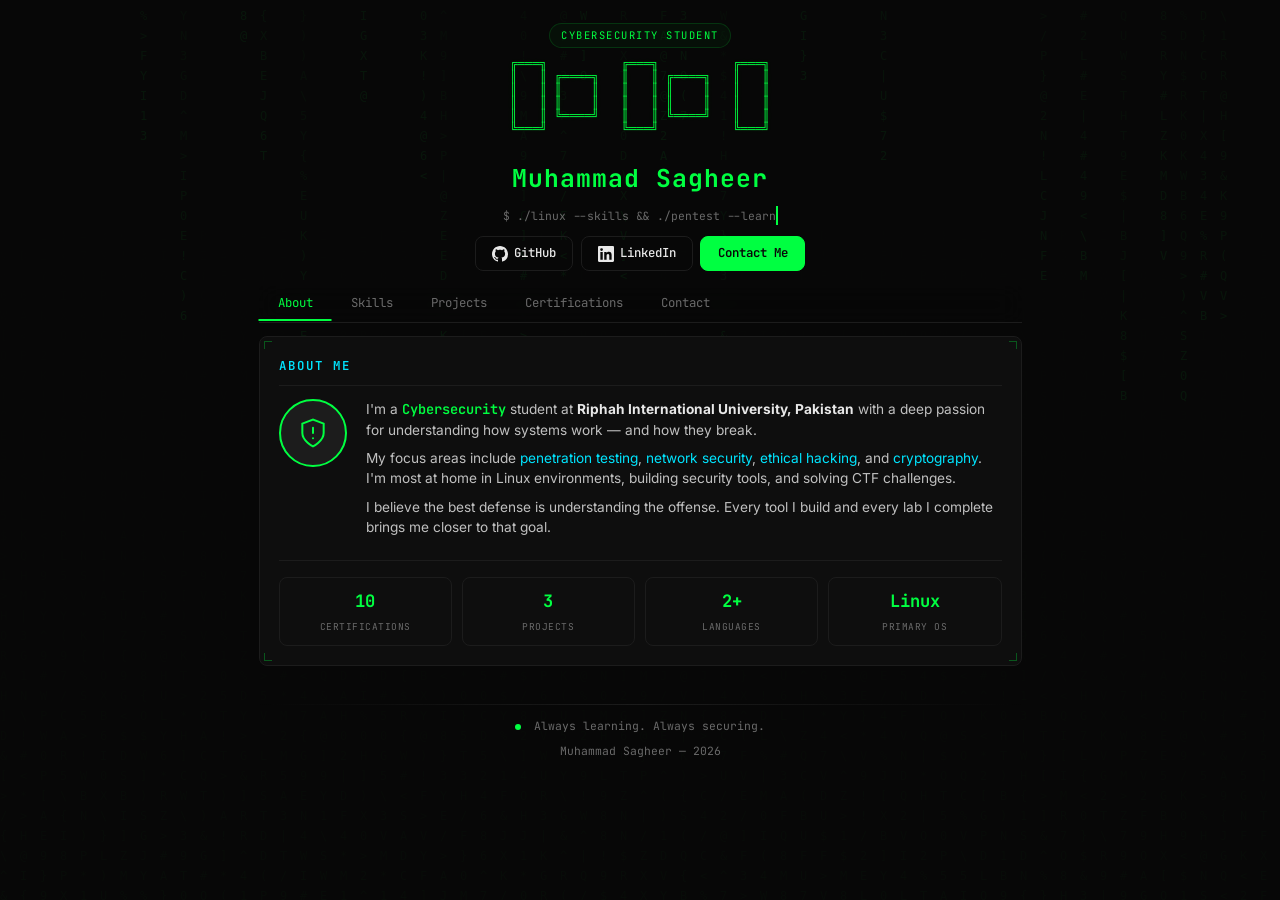
<file: index.html>
<!DOCTYPE html>
<html lang="en">
<head>
  <meta charset="UTF-8">
  <meta name="viewport" content="width=device-width, initial-scale=1.0">
  <title>Muhammad Sagheer | Cybersecurity Portfolio</title>
  <meta name="description" content="Professional cybersecurity portfolio of Muhammad Sagheer — Cybersecurity student, penetration testing, Linux security, and ethical hacking.">
  <meta name="keywords" content="cybersecurity, penetration testing, ethical hacking, Linux, network security, portfolio">
  <meta name="author" content="Muhammad Sagheer">
  <meta property="og:title" content="Muhammad Sagheer | Cybersecurity Portfolio">
  <meta property="og:description" content="Cybersecurity student at Riphah. Penetration testing, Linux security, and ethical hacking.">
  <meta property="og:type" content="website">
  <meta property="og:url" content="https://mughal1586.github.io">
  <link rel="icon" href="data:image/svg+xml,<svg xmlns='http://www.w3.org/2000/svg' viewBox='0 0 100 100'><text y='.9em' font-size='90'>💀</text></svg>">
  <link rel="preconnect" href="https://fonts.googleapis.com">
  <link href="https://fonts.googleapis.com/css2?family=JetBrains+Mono:wght@400;500;600;700&family=Inter:wght@400;500;600&display=swap" rel="stylesheet">
  <link rel="stylesheet" href="style.css">
</head>
<body>

  <canvas id="matrixCanvas"></canvas>

  <div class="cursor-glow" id="cursorGlow"></div>

  <div class="container">

    <!-- ─── Banner ─── -->
    <header class="banner">
      <div class="banner-badge">Cybersecurity Student</div>
      <pre class="ascii-banner">
╔═══╗          ╔═══╗          ╔═══╗
║   ║ ╔════╗   ║   ║ ╔════╗   ║   ║
║   ║ ║    ║   ║   ║ ║    ║   ║   ║
║   ║ ║    ║   ║   ║ ║    ║   ║   ║
║   ║ ╚════╝   ║   ║ ╚════╝   ║   ║
╚═══╝          ╚═══╝          ╚═══╝
      </pre>
      <h1 class="glitch" data-text="Muhammad Sagheer">Muhammad Sagheer</h1>
      <div class="typing-wrapper">
        <span class="typing-line"></span>
      </div>
      <div class="banner-actions">
        <a href="https://github.com/mughal1586" class="btn btn-outline" target="_blank">
          <svg width="16" height="16" viewBox="0 0 16 16" fill="currentColor"><path d="M8 0C3.58 0 0 3.58 0 8c0 3.54 2.29 6.53 5.47 7.59.4.07.55-.17.55-.38 0-.19-.01-.82-.01-1.49-2.01.37-2.53-.49-2.69-.94-.09-.23-.48-.94-.82-1.13-.28-.15-.68-.52-.01-.53.63-.01 1.08.58 1.23.82.72 1.21 1.87.87 2.33.66.07-.52.28-.87.51-1.07-1.78-.2-3.64-.89-3.64-3.95 0-.87.31-1.59.82-2.15-.08-.2-.36-1.02.08-2.12 0 0 .67-.21 2.2.82.64-.18 1.32-.27 2-.27.68 0 1.36.09 2 .27 1.53-1.04 2.2-.82 2.2-.82.44 1.1.16 1.92.08 2.12.51.56.82 1.27.82 2.15 0 3.07-1.87 3.75-3.65 3.95.29.25.54.73.54 1.48 0 1.07-.01 1.93-.01 2.2 0 .21.15.46.55.38A8.013 8.013 0 0016 8c0-4.42-3.58-8-8-8z"/></svg>
          GitHub
        </a>
        <a href="https://linkedin.com/in/muhammad-sagheer-57845a343" class="btn btn-outline" target="_blank">
          <svg width="16" height="16" viewBox="0 0 24 24" fill="currentColor"><path d="M20.447 20.452h-3.554v-5.569c0-1.328-.027-3.037-1.852-3.037-1.853 0-2.136 1.445-2.136 2.939v5.667H9.351V9h3.414v1.561h.046c.477-.9 1.637-1.85 3.37-1.85 3.601 0 4.267 2.37 4.267 5.455v6.286zM5.337 7.433a2.062 2.062 0 01-2.063-2.065 2.064 2.064 0 112.063 2.065zm1.782 13.019H3.555V9h3.564v11.452zM22.225 0H1.771C.792 0 0 .774 0 1.729v20.542C0 23.227.792 24 1.771 24h20.451C23.2 24 24 23.227 24 22.271V1.729C24 .774 23.2 0 22.222 0h.003z"/></svg>
          LinkedIn
        </a>
        <a href="mailto:sagheerkabeer251@gmail.com" class="btn btn-primary">Contact Me</a>
      </div>
    </header>

    <!-- ─── Navigation ─── -->
    <nav class="tabs" id="tabNav">
      <button class="tab active" data-tab="about">About</button>
      <button class="tab" data-tab="skills">Skills</button>
      <button class="tab" data-tab="projects">Projects</button>
      <button class="tab" data-tab="certs">Certifications</button>
      <button class="tab" data-tab="contact">Contact</button>
    </nav>

    <!-- ─── About ─── -->
    <div class="tab-content active" id="tab-about">
      <section class="section">
        <div class="section-corner top-left"></div>
        <div class="section-corner top-right"></div>
        <div class="section-corner bottom-left"></div>
        <div class="section-corner bottom-right"></div>
        <h2 class="section-title">About Me</h2>
        <div class="about-grid">
          <div class="about-avatar">
            <svg viewBox="0 0 24 24" fill="none" stroke="currentColor" stroke-width="1.5" width="52" height="52">
              <path d="M12 22s8-4 8-10V5l-8-3-8 3v7c0 6 8 10 8 10z"/>
              <path d="M12 8v4" stroke-linecap="round"/>
              <path d="M12 16h.01" stroke-linecap="round"/>
            </svg>
          </div>
          <div class="about-text">
            <p>I'm a <span class="highlight">Cybersecurity</span> student at <strong>Riphah International University, Pakistan</strong> with a deep passion for understanding how systems work — and how they break.</p>
            <p>My focus areas include <span class="accent">penetration testing</span>, <span class="accent">network security</span>, <span class="accent">ethical hacking</span>, and <span class="accent">cryptography</span>. I'm most at home in Linux environments, building security tools, and solving CTF challenges.</p>
            <p>I believe the best defense is understanding the offense. Every tool I build and every lab I complete brings me closer to that goal.</p>
          </div>
        </div>
        <div class="section-stats">
          <div class="stat">
            <span class="stat-value">10</span>
            <span class="stat-label">Certifications</span>
          </div>
          <div class="stat">
            <span class="stat-value">3</span>
            <span class="stat-label">Projects</span>
          </div>
          <div class="stat">
            <span class="stat-value">2+</span>
            <span class="stat-label">Languages</span>
          </div>
          <div class="stat">
            <span class="stat-value">Linux</span>
            <span class="stat-label">Primary OS</span>
          </div>
        </div>
      </section>
    </div>

    <!-- ─── Skills ─── -->
    <div class="tab-content" id="tab-skills">
      <section class="section">
        <div class="section-corner top-left"></div>
        <div class="section-corner top-right"></div>
        <div class="section-corner bottom-left"></div>
        <div class="section-corner bottom-right"></div>
        <h2 class="section-title">Skills &amp; Proficiency</h2>
        <div class="skills-grid" id="skillsGrid"></div>
      </section>
    </div>

    <!-- ─── Projects ─── -->
    <div class="tab-content" id="tab-projects">
      <section class="section">
        <div class="section-corner top-left"></div>
        <div class="section-corner top-right"></div>
        <div class="section-corner bottom-left"></div>
        <div class="section-corner bottom-right"></div>
        <h2 class="section-title">Projects</h2>
        <p class="section-desc">Security tools built from scratch for learning and demonstration purposes.</p>

        <div class="project-card" onclick="window.open('https://github.com/mughal1586/Stroke','_blank')">
          <div class="project-header">
            <span class="project-number">01</span>
            <div>
              <div class="project-title">Stroke</div>
              <div class="project-subtitle">Linux Keylogger</div>
            </div>
            <svg class="project-arrow" width="20" height="20" viewBox="0 0 24 24" fill="none" stroke="currentColor" stroke-width="2"><path d="M7 17l9.2-9.2M17 17V7H7"/></svg>
          </div>
          <div class="project-desc">Captures keystrokes via <code>/dev/input/event*</code> with auto device detection, shift tracking, and timestamped logs. Written in C for educational use.</div>
          <div class="project-meta">
            <span class="tag">C</span>
            <span class="tag">Linux Input Subsystem</span>
          </div>
        </div>

        <div class="project-card" onclick="window.open('https://github.com/mughal1586/Raven','_blank')">
          <div class="project-header">
            <span class="project-number">02</span>
            <div>
              <div class="project-title">Raven</div>
              <div class="project-subtitle">Network Sniffer</div>
            </div>
            <svg class="project-arrow" width="20" height="20" viewBox="0 0 24 24" fill="none" stroke="currentColor" stroke-width="2"><path d="M7 17l9.2-9.2M17 17V7H7"/></svg>
          </div>
          <div class="project-desc">Real-time packet capture tool built with Scapy. Dissects Ethernet, IP, TCP, UDP, and ICMP headers. Supports BPF filters and PCAP export.</div>
          <div class="project-meta">
            <span class="tag">Python</span>
            <span class="tag">Scapy</span>
          </div>
        </div>

        <div class="project-card" onclick="window.open('https://github.com/mughal1586/Crack-it','_blank')">
          <div class="project-header">
            <span class="project-number">03</span>
            <div>
              <div class="project-title">Crack-it</div>
              <div class="project-subtitle">Password Cracking Simulator</div>
            </div>
            <svg class="project-arrow" width="20" height="20" viewBox="0 0 24 24" fill="none" stroke="currentColor" stroke-width="2"><path d="M7 17l9.2-9.2M17 17V7H7"/></svg>
          </div>
          <div class="project-desc">Demonstrates dictionary and brute-force attacks on MD5, SHA-1, and SHA-256 hashes. Implements custom hash table and queue-based BFS for password generation.</div>
          <div class="project-meta">
            <span class="tag">C++</span>
            <span class="tag">Cryptography</span>
          </div>
        </div>

      </section>
    </div>

    <!-- ─── Certifications ─── -->
    <div class="tab-content" id="tab-certs">
      <section class="section">
        <div class="section-corner top-left"></div>
        <div class="section-corner top-right"></div>
        <div class="section-corner bottom-left"></div>
        <div class="section-corner bottom-right"></div>
        <h2 class="section-title">Certifications</h2>
        <div class="certs-grid">
          <div class="cert-card">
            <div class="cert-icon">&#128274;</div>
            <div class="cert-name">Cybersecurity Essentials</div>
            <div class="cert-by">Cisco</div>
          </div>
          <div class="cert-card">
            <div class="cert-icon">&#128737;</div>
            <div class="cert-name">Introduction to Cybersecurity</div>
            <div class="cert-by">Cisco</div>
          </div>
          <div class="cert-card">
            <div class="cert-icon">&#128272;</div>
            <div class="cert-name">Endpoint Security</div>
            <div class="cert-by">Cisco</div>
          </div>
          <div class="cert-card">
            <div class="cert-icon">&#128187;</div>
            <div class="cert-name">Linux Fundamentals</div>
            <div class="cert-by">Cisco</div>
          </div>
          <div class="cert-card">
            <div class="cert-icon">&#128421;</div>
            <div class="cert-name">LFS101 — Intro to Linux</div>
            <div class="cert-by">Linux Foundation</div>
          </div>
          <div class="cert-card">
            <div class="cert-icon">&#9000;</div>
            <div class="cert-name">C++ Essentials 1</div>
            <div class="cert-by">Cisco</div>
          </div>
          <div class="cert-card">
            <div class="cert-icon">&#9881;</div>
            <div class="cert-name">C++ Advanced</div>
            <div class="cert-by">Cisco</div>
          </div>
          <div class="cert-card">
            <div class="cert-icon">&#128295;</div>
            <div class="cert-name">IT Essentials</div>
            <div class="cert-by">Cisco</div>
          </div>
        </div>
        <div class="certs-footer">
          <a href="certificates.html" class="btn btn-outline">View All Certificates</a>
        </div>
      </section>
    </div>

    <!-- ─── Contact ─── -->
    <div class="tab-content" id="tab-contact">
      <section class="section">
        <div class="section-corner top-left"></div>
        <div class="section-corner top-right"></div>
        <div class="section-corner bottom-left"></div>
        <div class="section-corner bottom-right"></div>
        <h2 class="section-title">Contact</h2>
        <p class="section-desc">Let's connect. I'm open to collaboration, internships, and security discussions.</p>
        <div class="contact-cards">
          <a href="https://github.com/mughal1586" class="contact-card" target="_blank">
            <svg width="28" height="28" viewBox="0 0 16 16" fill="currentColor"><path d="M8 0C3.58 0 0 3.58 0 8c0 3.54 2.29 6.53 5.47 7.59.4.07.55-.17.55-.38 0-.19-.01-.82-.01-1.49-2.01.37-2.53-.49-2.69-.94-.09-.23-.48-.94-.82-1.13-.28-.15-.68-.52-.01-.53.63-.01 1.08.58 1.23.82.72 1.21 1.87.87 2.33.66.07-.52.28-.87.51-1.07-1.78-.2-3.64-.89-3.64-3.95 0-.87.31-1.59.82-2.15-.08-.2-.36-1.02.08-2.12 0 0 .67-.21 2.2.82.64-.18 1.32-.27 2-.27.68 0 1.36.09 2 .27 1.53-1.04 2.2-.82 2.2-.82.44 1.1.16 1.92.08 2.12.51.56.82 1.27.82 2.15 0 3.07-1.87 3.75-3.65 3.95.29.25.54.73.54 1.48 0 1.07-.01 1.93-.01 2.2 0 .21.15.46.55.38A8.013 8.013 0 0016 8c0-4.42-3.58-8-8-8z"/></svg>
            <span class="contact-label">GitHub</span>
            <span class="contact-value">/mughal1586</span>
          </a>
          <a href="https://linkedin.com/in/muhammad-sagheer-57845a343" class="contact-card" target="_blank">
            <svg width="28" height="28" viewBox="0 0 24 24" fill="currentColor"><path d="M20.447 20.452h-3.554v-5.569c0-1.328-.027-3.037-1.852-3.037-1.853 0-2.136 1.445-2.136 2.939v5.667H9.351V9h3.414v1.561h.046c.477-.9 1.637-1.85 3.37-1.85 3.601 0 4.267 2.37 4.267 5.455v6.286zM5.337 7.433a2.062 2.062 0 01-2.063-2.065 2.064 2.064 0 112.063 2.065zm1.782 13.019H3.555V9h3.564v11.452zM22.225 0H1.771C.792 0 0 .774 0 1.729v20.542C0 23.227.792 24 1.771 24h20.451C23.2 24 24 23.227 24 22.271V1.729C24 .774 23.2 0 22.222 0h.003z"/></svg>
            <span class="contact-label">LinkedIn</span>
            <span class="contact-value">/in/muhammad-sagheer</span>
          </a>
          <a href="mailto:sagheerkabeer251@gmail.com" class="contact-card">
            <svg width="28" height="28" viewBox="0 0 24 24" fill="none" stroke="currentColor" stroke-width="2"><path d="M4 4h16c1.1 0 2 .9 2 2v12c0 1.1-.9 2-2 2H4c-1.1 0-2-.9-2-2V6c0-1.1.9-2 2-2z"/><polyline points="22,6 12,13 2,6"/></svg>
            <span class="contact-label">Email</span>
            <span class="contact-value">sagheerkabeer251</span>
          </a>
        </div>
      </section>
    </div>

    <!-- ─── Footer ─── -->
    <footer class="footer">
      <div class="footer-line"></div>
      <p><span class="dot pulse"></span> Always learning. Always securing.</p>
      <p class="footer-copy">Muhammad Sagheer &mdash; 2026</p>
    </footer>

  </div>

  <script src="script.js"></script>
</body>
</html>
</file>
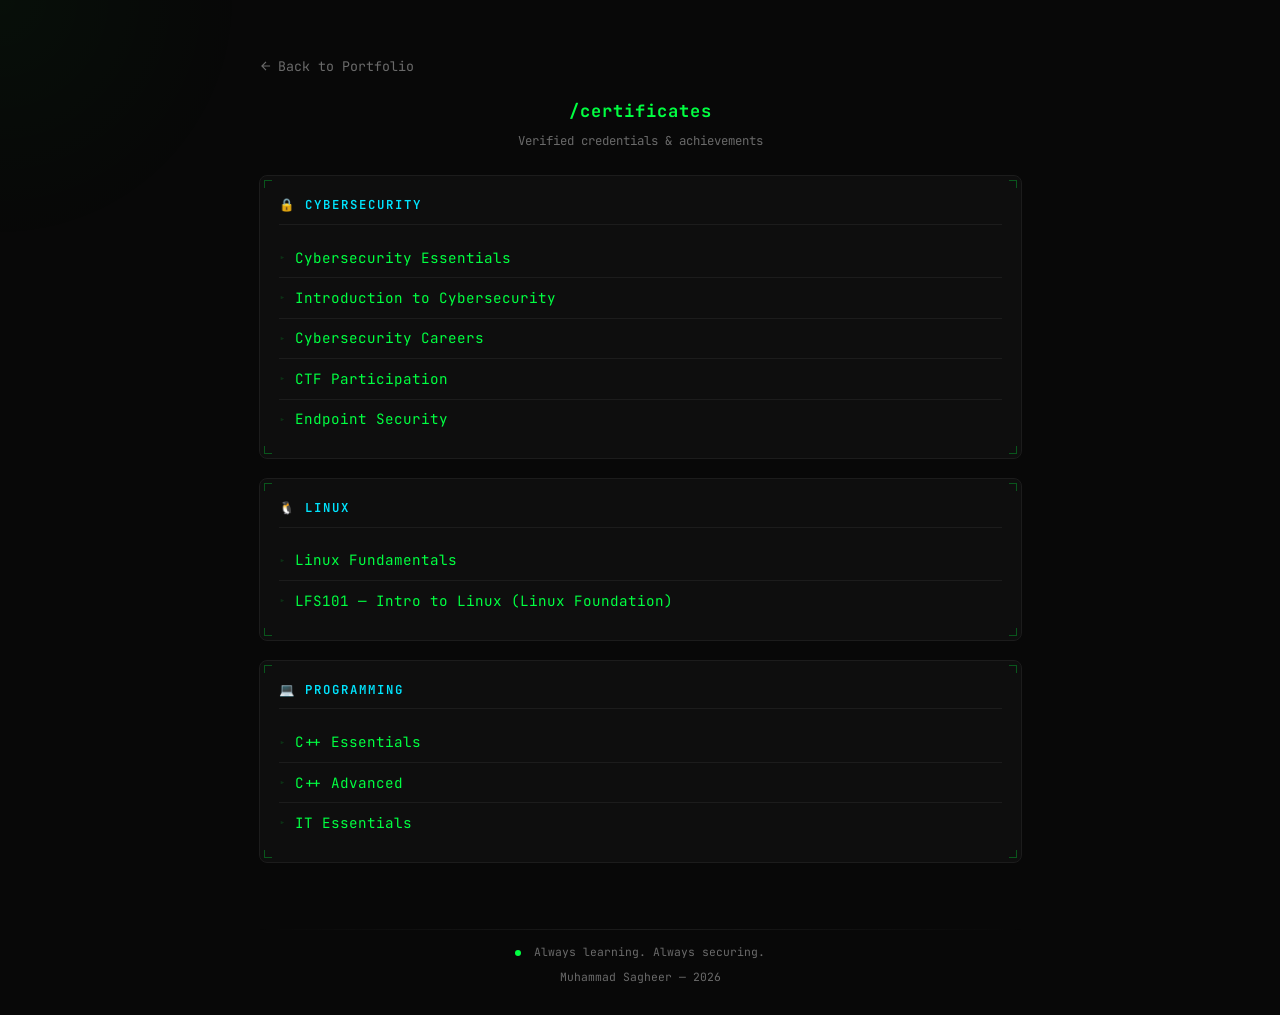
<file: certificates.html>
<!DOCTYPE html>
<html lang="en">
<head>
  <meta charset="UTF-8">
  <meta name="viewport" content="width=device-width, initial-scale=1.0">
  <title>Certificates | Muhammad Sagheer</title>
  <meta name="description" content="Verified certificates of Muhammad Sagheer — Cybersecurity, Linux, and Programming.">
  <link rel="icon" href="data:image/svg+xml,<svg xmlns='http://www.w3.org/2000/svg' viewBox='0 0 100 100'><text y='.9em' font-size='90'>🏅</text></svg>">
  <link rel="preconnect" href="https://fonts.googleapis.com">
  <link href="https://fonts.googleapis.com/css2?family=JetBrains+Mono:wght@400;500;600;700&family=Inter:wght@400;500;600&display=swap" rel="stylesheet">
  <link rel="stylesheet" href="style.css">
  <style>
    .cert-page { padding: 1.5rem 0; }
    .cert-page .section { margin-bottom: 1rem; }
    .cert-page .section:last-child { margin-bottom: 0; }
    .cert-list { list-style: none; padding: 0; }
    .cert-list li {
      font-size: 0.75rem;
      color: var(--text);
      padding: 0.4rem 0;
      border-bottom: 1px solid var(--border);
      display: flex;
      align-items: center;
      gap: 0.5rem;
    }
    .cert-list li:last-child { border-bottom: none; }
    .cert-list a {
      color: var(--green);
      text-decoration: none;
      transition: all var(--transition);
    }
    .cert-list a:hover {
      color: var(--cyan);
      text-shadow: 0 0 8px rgba(0,229,255,0.2);
    }
    .cert-list .bullet { color: var(--green-dim); font-size: 0.6rem; }
    .back-link {
      display: inline-flex;
      align-items: center;
      gap: 0.3rem;
      font-size: 0.7rem;
      color: var(--muted);
      text-decoration: none;
      margin-bottom: 1rem;
      transition: all var(--transition);
    }
    .back-link:hover { color: var(--green); }
    .page-title {
      color: var(--green);
      font-size: 0.9rem;
      font-weight: 700;
      letter-spacing: 1px;
      text-align: center;
      margin-bottom: 0.3rem;
    }
    .page-subtitle {
      color: var(--muted);
      font-size: 0.65rem;
      text-align: center;
      margin-bottom: 1.2rem;
    }
  </style>
</head>
<body>

  <canvas id="matrixCanvas"></canvas>
  <div class="cursor-glow" id="cursorGlow"></div>

  <div class="container">

    <div class="cert-page">

      <a href="index.html" class="back-link">
        <svg width="14" height="14" viewBox="0 0 24 24" fill="none" stroke="currentColor" stroke-width="2"><path d="M19 12H5M12 19l-7-7 7-7"/></svg>
        Back to Portfolio
      </a>

      <div class="page-title">/certificates</div>
      <div class="page-subtitle">Verified credentials & achievements</div>

      <section class="section">
        <div class="section-corner top-left"></div>
        <div class="section-corner top-right"></div>
        <div class="section-corner bottom-left"></div>
        <div class="section-corner bottom-right"></div>
        <h2 class="section-title">&#128274; Cybersecurity</h2>
        <ul class="cert-list">
          <li><span class="bullet">&#9656;</span> <a href="https://github.com/mughal1586/Certificates/blob/main/cybersecurity/cybersecurity-essentials.pdf" target="_blank">Cybersecurity Essentials</a></li>
          <li><span class="bullet">&#9656;</span> <a href="https://github.com/mughal1586/Certificates/blob/main/cybersecurity/introduction-to-cybersecurity.pdf" target="_blank">Introduction to Cybersecurity</a></li>
          <li><span class="bullet">&#9656;</span> <a href="https://github.com/mughal1586/Certificates/blob/main/cybersecurity/cybersecurity-careers.pdf" target="_blank">Cybersecurity Careers</a></li>
          <li><span class="bullet">&#9656;</span> <a href="https://github.com/mughal1586/Certificates/blob/main/cybersecurity/ctf-appreciation.pdf" target="_blank">CTF Participation</a></li>
          <li><span class="bullet">&#9656;</span> <a href="https://github.com/mughal1586/Certificates/blob/main/cybersecurity/endpoint-security.pdf" target="_blank">Endpoint Security</a></li>
        </ul>
      </section>

      <section class="section">
        <div class="section-corner top-left"></div>
        <div class="section-corner top-right"></div>
        <div class="section-corner bottom-left"></div>
        <div class="section-corner bottom-right"></div>
        <h2 class="section-title">&#128039; Linux</h2>
        <ul class="cert-list">
          <li><span class="bullet">&#9656;</span> <a href="https://github.com/mughal1586/Certificates/blob/main/linux/linux-fundamentals.pdf" target="_blank">Linux Fundamentals</a></li>
          <li><span class="bullet">&#9656;</span> <a href="https://github.com/mughal1586/Certificates/blob/main/linux/lfs101.pdf" target="_blank">LFS101 — Intro to Linux (Linux Foundation)</a></li>
        </ul>
      </section>

      <section class="section">
        <div class="section-corner top-left"></div>
        <div class="section-corner top-right"></div>
        <div class="section-corner bottom-left"></div>
        <div class="section-corner bottom-right"></div>
        <h2 class="section-title">&#128187; Programming</h2>
        <ul class="cert-list">
          <li><span class="bullet">&#9656;</span> <a href="https://github.com/mughal1586/Certificates/blob/main/programming/cplusplus-essentials.pdf" target="_blank">C++ Essentials</a></li>
          <li><span class="bullet">&#9656;</span> <a href="https://github.com/mughal1586/Certificates/blob/main/programming/cplusplus-advanced.pdf" target="_blank">C++ Advanced</a></li>
          <li><span class="bullet">&#9656;</span> <a href="https://github.com/mughal1586/Certificates/blob/main/programming/it-essentials.pdf" target="_blank">IT Essentials</a></li>
        </ul>
      </section>

    </div>

    <footer class="footer">
      <div class="footer-line"></div>
      <p><span class="dot pulse"></span> Always learning. Always securing.</p>
      <p class="footer-copy">Muhammad Sagheer &mdash; 2026</p>
    </footer>

  </div>

  <script src="script.js"></script>
</body>
</html>
</file>
<file: style.css>
/* ─── Reset & Base ─── */
*, *::before, *::after { margin: 0; padding: 0; box-sizing: border-box; }

:root {
  --bg: #080808;
  --surface: #0e0e0e;
  --surface-hover: #141414;
  --border: #1c1c1c;
  --border-hover: #2a2a2a;
  --green: #00ff41;
  --green-dim: rgba(0,255,65,0.15);
  --cyan: #00e5ff;
  --yellow: #ffd600;
  --red: #ff1744;
  --text: #e8e8e8;
  --muted: #6a6a6a;
  --font-mono: 'JetBrains Mono', 'Fira Code', monospace;
  --font-sans: 'Inter', system-ui, sans-serif;
  --radius: 8px;
  --transition: 0.25s cubic-bezier(0.4, 0, 0.2, 1);
}

html { font-size: 19px; scroll-behavior: smooth; }

body {
  font-family: var(--font-mono);
  background: var(--bg);
  color: var(--text);
  line-height: 1.7;
  min-height: 100vh;
  overflow-x: hidden;
}

/* ─── Scrollbar ─── */
::-webkit-scrollbar { width: 4px; }
::-webkit-scrollbar-track { background: var(--bg); }
::-webkit-scrollbar-thumb { background: var(--green); border-radius: 2px; }

/* ─── Selection ─── */
::selection { background: var(--green); color: var(--bg); }

/* ─── Matrix Canvas ─── */
#matrixCanvas {
  position: fixed;
  inset: 0;
  z-index: 0;
  opacity: 0.06;
  pointer-events: none;
}

/* ─── Cursor Glow ─── */
.cursor-glow {
  position: fixed;
  width: 500px;
  height: 500px;
  border-radius: 50%;
  background: radial-gradient(circle at center, rgba(0,255,65,0.03), transparent 70%);
  pointer-events: none;
  z-index: 0;
  transform: translate(-50%, -50%);
}

/* ─── Container ─── */
.container {
  max-width: 820px;
  margin: 0 auto;
  padding: 1.2rem 1.5rem;
  position: relative;
  z-index: 1;
}

/* ─── Banner ─── */
.banner {
  display: flex;
  flex-direction: column;
  align-items: center;
  margin-bottom: 0.8rem;
}

.banner-badge {
  display: inline-block;
  font-size: 0.55rem;
  color: var(--green);
  border: 1px solid var(--green-dim);
  background: rgba(0,255,65,0.04);
  padding: 0.15rem 0.6rem;
  border-radius: 100px;
  text-transform: uppercase;
  letter-spacing: 1.5px;
  margin-bottom: 0.5rem;
}

.ascii-banner {
  display: inline-block;
  text-align: left;
  color: var(--green);
  font-size: clamp(0.4rem, 1.2vw, 0.65rem);
  line-height: 1.05;
  margin-bottom: 0.5rem;
  text-shadow: 0 0 6px rgba(0,255,65,0.12);
  opacity: 0.9;
}

.banner h1 {
  font-size: 1.3rem;
  color: var(--green);
  font-weight: 700;
  letter-spacing: 1px;
  text-align: center;
}

/* ─── Typing Line ─── */
.typing-wrapper {
  margin: 0.3rem auto 0;
  display: flex;
  justify-content: center;
}

.typing-line {
  display: inline-block;
  overflow: hidden;
  white-space: nowrap;
  border-right: 2px solid var(--green);
  font-size: 0.6rem;
  color: var(--muted);
  width: 0;
  animation: typing 2.8s steps(45) 0.6s forwards, blink 0.85s step-end infinite;
}

@keyframes typing { to { width: 100%; } }
@keyframes blink { 50% { border-color: transparent; } }

/* ─── Banner Actions ─── */
.banner-actions {
  display: flex;
  justify-content: center;
  gap: 0.4rem;
  margin-top: 0.6rem;
  flex-wrap: wrap;
}

/* ─── Buttons ─── */
.btn {
  display: inline-flex;
  align-items: center;
  gap: 0.3rem;
  font-family: var(--font-mono);
  font-size: 0.65rem;
  font-weight: 500;
  padding: 0.3rem 0.85rem;
  border-radius: var(--radius);
  text-decoration: none;
  cursor: pointer;
  transition: all var(--transition);
}

.btn svg { flex-shrink: 0; }

.btn-outline {
  color: var(--text);
  border: 1px solid var(--border);
  background: transparent;
}

.btn-outline:hover {
  border-color: var(--green);
  color: var(--green);
  background: rgba(0,255,65,0.04);
  box-shadow: 0 0 20px rgba(0,255,65,0.06);
}

.btn-primary {
  color: var(--bg);
  background: var(--green);
  border: 1px solid var(--green);
  font-weight: 600;
}

.btn-primary:hover {
  box-shadow: 0 0 25px rgba(0,255,65,0.25);
}

/* ─── Glitch ─── */
.glitch { position: relative; display: inline-block; }
.glitch::before,
.glitch::after {
  content: attr(data-text);
  position: absolute;
  top: 0; left: 0;
  width: 100%; height: 100%;
  opacity: 0;
  pointer-events: none;
}
.glitch:hover::before {
  opacity: 0.4;
  color: var(--cyan);
  clip-path: inset(0 0 65% 0);
  transform: translate(-2px, -2px);
  animation: glitch1 0.25s infinite;
}
.glitch:hover::after {
  opacity: 0.4;
  color: var(--red);
  clip-path: inset(65% 0 0 0);
  transform: translate(2px, 2px);
  animation: glitch2 0.25s infinite;
}

@keyframes glitch1 {
  0% { transform: translate(-2px, -2px); }
  50% { transform: translate(2px, 1px); }
  100% { transform: translate(-1px, -1px); }
}
@keyframes glitch2 {
  0% { transform: translate(2px, 2px); }
  50% { transform: translate(-1px, -2px); }
  100% { transform: translate(2px, -1px); }
}

/* ─── Tabs ─── */
.tabs {
  display: flex;
  gap: 0;
  margin-bottom: 0.7rem;
  border-bottom: 1px solid var(--border);
  position: sticky;
  top: 0;
  z-index: 10;
  background: rgba(8,8,8,0.85);
  backdrop-filter: blur(12px);
  -webkit-backdrop-filter: blur(12px);
}

.tab {
  background: transparent;
  border: none;
  color: var(--muted);
  font-family: var(--font-mono);
  font-size: 0.65rem;
  padding: 0.45rem 1rem;
  cursor: pointer;
  border-bottom: 2px solid transparent;
  transition: all var(--transition);
  position: relative;
}

.tab::after {
  content: '';
  position: absolute;
  bottom: -1px;
  left: 50%;
  width: 0;
  height: 2px;
  background: var(--green);
  transition: all var(--transition);
  transform: translateX(-50%);
}

.tab:hover { color: var(--text); }
.tab:hover::after { width: 60%; }

.tab.active { color: var(--green); }
.tab.active::after { width: 100%; }

/* ─── Tab Content ─── */
.tab-content { display: none; }
.tab-content.active { display: block; animation: fadeSlide 0.35s ease; }

@keyframes fadeSlide {
  from { opacity: 0; transform: translateY(8px); }
  to   { opacity: 1; transform: translateY(0); }
}

/* ─── Section ─── */
.section {
  border: 1px solid var(--border);
  border-radius: var(--radius);
  background: var(--surface);
  padding: 1rem;
  position: relative;
  overflow: hidden;
}

.section:hover { border-color: var(--border-hover); }

.section-corner {
  position: absolute;
  width: 8px;
  height: 8px;
  border-color: var(--green);
  border-style: solid;
  opacity: 0.3;
}
.section-corner.top-left { top: 4px; left: 4px; border-width: 1px 0 0 1px; }
.section-corner.top-right { top: 4px; right: 4px; border-width: 1px 1px 0 0; }
.section-corner.bottom-left { bottom: 4px; left: 4px; border-width: 0 0 1px 1px; }
.section-corner.bottom-right { bottom: 4px; right: 4px; border-width: 0 1px 1px 0; }

.section-title {
  color: var(--cyan);
  font-weight: 600;
  font-size: 0.65rem;
  text-transform: uppercase;
  letter-spacing: 2px;
  margin-bottom: 0.7rem;
  padding-bottom: 0.4rem;
  border-bottom: 1px solid var(--border);
}

.section-desc {
  color: var(--muted);
  font-size: 0.72rem;
  margin-bottom: 0.8rem;
  font-family: var(--font-sans);
}

/* ─── About ─── */
.about-grid {
  display: flex;
  gap: 1rem;
  align-items: flex-start;
  flex-wrap: wrap;
}

.about-avatar {
  width: 68px;
  height: 68px;
  border-radius: 50%;
  border: 2px solid var(--green);
  flex-shrink: 0;
  display: flex;
  align-items: center;
  justify-content: center;
  background: var(--border);
  color: var(--green);
}

.about-avatar svg { width: 32px; height: 32px; }

.about-text { flex: 1; min-width: 200px; }

.about-text p {
  margin-bottom: 0.4rem;
  font-size: 0.72rem;
  line-height: 1.5;
  font-family: var(--font-sans);
  color: #c0c0c0;
}

.about-text .highlight {
  color: var(--green);
  font-weight: 600;
  font-family: var(--font-mono);
}

.about-text .accent {
  color: var(--cyan);
}

.about-text strong {
  color: var(--text);
}

/* Stats */
.section-stats {
  display: grid;
  grid-template-columns: repeat(auto-fit, minmax(100px, 1fr));
  gap: 0.5rem;
  margin-top: 0.8rem;
  padding-top: 0.8rem;
  border-top: 1px solid var(--border);
}

.stat {
  text-align: center;
  padding: 0.5rem;
  border: 1px solid var(--border);
  border-radius: var(--radius);
  transition: all var(--transition);
}

.stat:hover {
  border-color: var(--green-dim);
  background: rgba(0,255,65,0.02);
}

.stat-value {
  display: block;
  font-size: 0.9rem;
  font-weight: 700;
  color: var(--green);
}

.stat-label {
  display: block;
  font-size: 0.5rem;
  color: var(--muted);
  text-transform: uppercase;
  letter-spacing: 0.5px;
  margin-top: 0.15rem;
}

/* ─── Skills ─── */
.skills-grid {
  display: flex;
  flex-direction: column;
  gap: 0.25rem;
}

.skill-group {
  display: flex;
  flex-direction: column;
  gap: 0.15rem;
}

.skill-group-label {
  font-size: 0.6rem;
  font-weight: 600;
  color: var(--green-dim);
  letter-spacing: 1px;
  text-transform: uppercase;
  border-bottom: 1px solid var(--border);
  padding-bottom: 0.2rem;
  margin-bottom: 0.1rem;
  margin-top: 0.2rem;
}

.skill-group:first-child .skill-group-label {
  margin-top: 0;
}

.skill-tag {
  display: inline-block;
  font-size: 0.65rem;
  color: var(--green);
  border: 1px solid var(--green-dim);
  background: rgba(0,255,65,0.04);
  padding: 0.2rem 0.7rem;
  border-radius: 100px;
  letter-spacing: 0.5px;
  transition: all var(--transition);
}

.skill-tag:hover {
  background: rgba(0,255,65,0.1);
  box-shadow: 0 0 12px rgba(0,255,65,0.08);
}

/* ─── Projects ─── */
.project-card {
  padding: 0.7rem;
  margin-bottom: 0.4rem;
  border: 1px solid var(--border);
  border-radius: var(--radius);
  cursor: pointer;
  transition: all var(--transition);
}

.project-card:hover {
  border-color: var(--green-dim);
  background: var(--surface-hover);
  transform: translateX(4px);
}

.project-card:last-child { margin-bottom: 0; }

.project-header {
  display: flex;
  align-items: center;
  gap: 0.8rem;
  margin-bottom: 0.6rem;
}

.project-number {
  font-size: 0.65rem;
  color: var(--muted);
  font-weight: 600;
  width: 28px;
  flex-shrink: 0;
}

.project-title {
  color: var(--green);
  font-weight: 600;
  font-size: 0.78rem;
}

.project-subtitle {
  color: var(--muted);
  font-size: 0.7rem;
  font-family: var(--font-sans);
}

.project-arrow {
  margin-left: auto;
  color: var(--muted);
  transition: all var(--transition);
}

.project-card:hover .project-arrow {
  color: var(--green);
  transform: translate(3px, -3px);
}

.project-desc {
  font-size: 0.7rem;
  color: #909090;
  margin-left: 2.2rem;
  margin-bottom: 0.4rem;
  font-family: var(--font-sans);
  line-height: 1.5;
}

.project-desc code {
  font-family: var(--font-mono);
  color: var(--cyan);
  font-size: 0.65rem;
  background: rgba(0,229,255,0.06);
  padding: 0.05rem 0.35rem;
  border-radius: 3px;
}

.project-meta {
  display: flex;
  gap: 0.4rem;
  margin-left: 2.2rem;
  flex-wrap: wrap;
}

.tag {
  font-size: 0.6rem;
  color: var(--muted);
  background: #111;
  padding: 0.15rem 0.6rem;
  border-radius: 4px;
  border: 1px solid var(--border);
  font-family: var(--font-mono);
  text-transform: uppercase;
  letter-spacing: 0.5px;
}

/* Certifications Grid */
.certs-grid {
  display: grid;
  grid-template-columns: repeat(auto-fill, minmax(160px, 1fr));
  gap: 0.8rem;
}

.cert-card {
  border: 1px solid var(--border);
  border-radius: var(--radius);
  padding: 0.8rem;
  text-align: center;
  transition: all var(--transition);
}

.cert-card:hover {
  border-color: var(--green-dim);
  background: var(--surface-hover);
  transform: translateY(-2px);
}

.cert-icon {
  font-size: 1.2rem;
  margin-bottom: 0.3rem;
}

.cert-name {
  font-size: 0.65rem;
  color: var(--text);
  font-weight: 500;
  line-height: 1.3;
}

.cert-by {
  font-size: 0.6rem;
  color: var(--muted);
  margin-top: 0.3rem;
  text-transform: uppercase;
  letter-spacing: 0.5px;
}

.certs-footer {
  margin-top: 0.8rem;
  text-align: center;
}

/* ─── Contact ─── */
.contact-cards {
  display: grid;
  grid-template-columns: repeat(auto-fill, minmax(180px, 1fr));
  gap: 0.8rem;
}

.contact-card {
  display: flex;
  flex-direction: column;
  align-items: center;
  gap: 0.3rem;
  padding: 1rem 0.8rem;
  border: 1px solid var(--border);
  border-radius: var(--radius);
  text-decoration: none;
  color: var(--text);
  transition: all var(--transition);
}

.contact-card:hover {
  border-color: var(--green-dim);
  background: var(--surface-hover);
  transform: translateY(-2px);
}

.contact-card svg { width: 22px; height: 22px; color: var(--green); }

.contact-label {
  font-size: 0.7rem;
  color: var(--muted);
  text-transform: uppercase;
  letter-spacing: 1px;
}

.contact-value {
  font-size: 0.68rem;
  color: var(--text);
  word-break: break-all;
  text-align: center;
}

.contact-card:hover .contact-value { color: var(--cyan); }

/* ─── Footer ─── */
.footer {
  text-align: center;
  padding: 0.8rem 0 0.3rem;
  margin-top: 1.2rem;
}

.footer-line {
  height: 1px;
  background: linear-gradient(to right, transparent, var(--border), transparent);
  margin-bottom: 0.6rem;
}

.footer p {
  color: var(--muted);
  font-size: 0.6rem;
}

.footer .dot {
  display: inline-block;
  width: 6px;
  height: 6px;
  border-radius: 50%;
  background: var(--green);
  margin-right: 0.3rem;
}

.footer .pulse { animation: pulseDot 2s infinite; }

@keyframes pulseDot {
  0%, 100% { opacity: 1; box-shadow: 0 0 0 0 rgba(0,255,65,0.3); }
  50% { opacity: 0.6; box-shadow: 0 0 0 4px rgba(0,255,65,0); }
}

.footer-copy { margin-top: 0.3rem; }

/* ─── Responsive ─── */
@media (max-width: 640px) {
  .container { padding: 1rem; }
  .banner h1 { font-size: 1.1rem; }
  .ascii-banner { font-size: 0.28rem; }
  .tab { font-size: 0.58rem; padding: 0.4rem 0.7rem; }
  .section { padding: 0.8rem; }
  .section-stats { grid-template-columns: repeat(2, 1fr); }
  .certs-grid { grid-template-columns: repeat(2, 1fr); }
  .contact-cards { grid-template-columns: repeat(2, 1fr); }
  .about-grid { flex-direction: column; align-items: center; text-align: center; }
  .about-text p { text-align: left; }
  .project-header { flex-wrap: wrap; }
  .project-desc { margin-left: 0; }
  .project-meta { margin-left: 0; }
  .banner-actions .btn { font-size: 0.6rem; padding: 0.3rem 0.7rem; }
}
</file>
